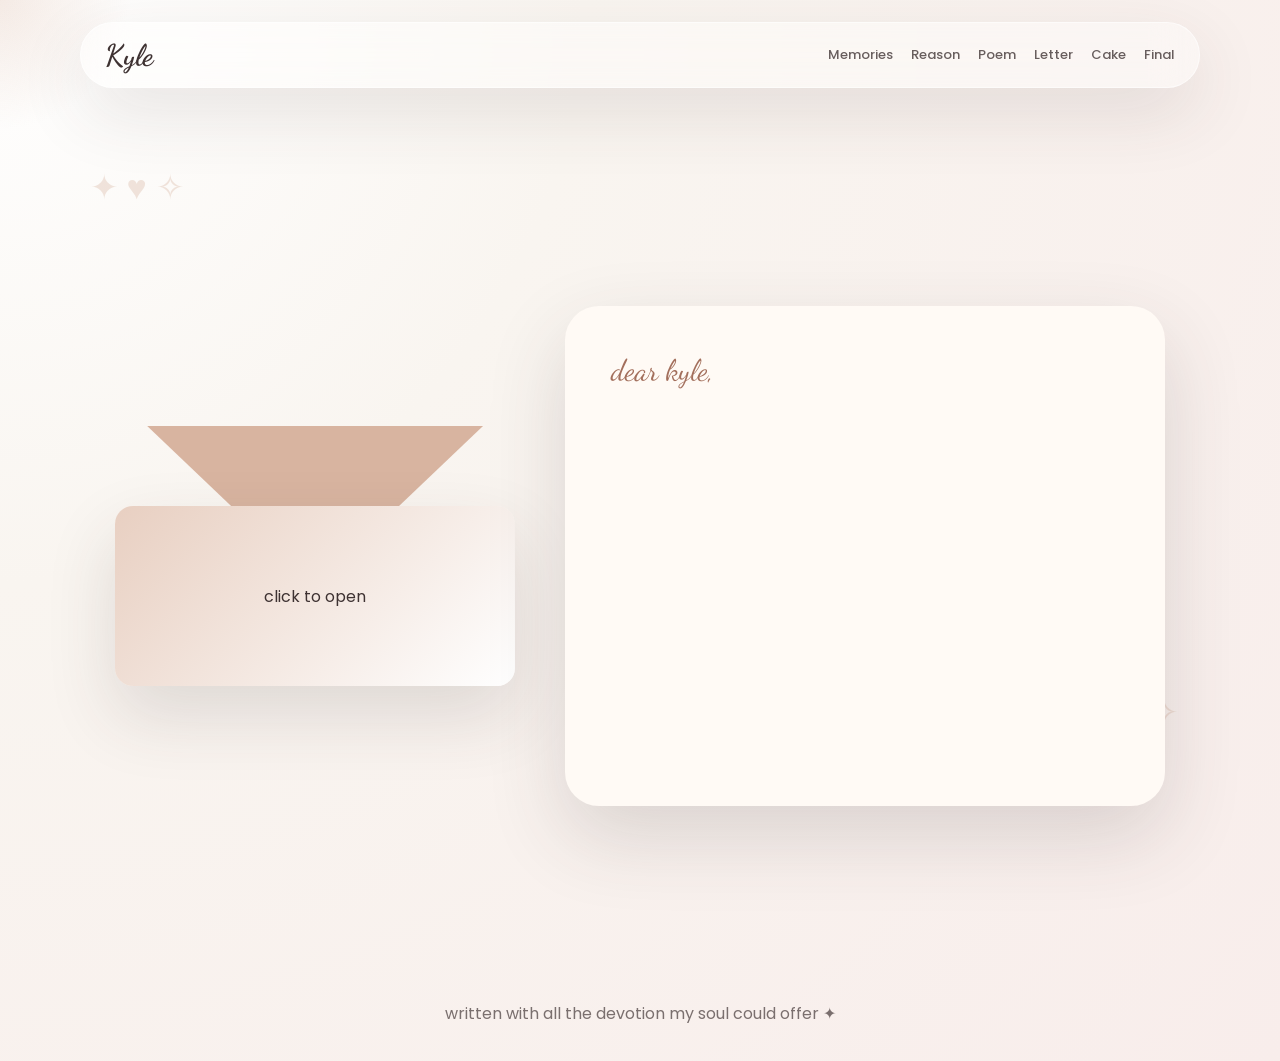
<file: letter.html>
<!DOCTYPE html>
<html lang="en">
<head>
  <meta charset="UTF-8" />
  <meta name="viewport" content="width=device-width, initial-scale=1.0" />
  <title>Letter | kyle</title>
  <link href="https://fonts.googleapis.com/css2?family=Cormorant+Garamond:wght@400;500;600;700&family=Dancing+Script:wght@500;600;700&family=Poppins:wght@300;400;500;600;700&display=swap" rel="stylesheet" />
  <link rel="stylesheet" href="style.css" />
</head>
<body>
  <div class="cursor-glow"></div>
  <div class="floating-bg"></div>

  <nav class="navbar glass">
    <a href="index.html" class="logo">Kyle</a>
    <div class="nav-links">
      <a href="memories.html">Memories</a>
      <a href="reason.html">Reason</a>
      <a href="poem.html">Poem</a>
      <a href="letter.html">Letter</a>
      <a href="cake.html">Cake</a>
      <a href="final.html">Final</a>
    </div>
  </nav>

  <main class="letter-page">
    <section class="envelope reveal" id="envelope">
      <div class="flap"></div>
      <div class="env-body"><p>click to open</p></div>
    </section>

    <section class="letter-paper reveal delay-1" id="letterPaper">
      <p class="script-text">dear kyle,

</p>
      <p id="typedLetter"></p>
    </section>
  </main>

  <footer class="footer">written with all the devotion my soul could offer ✦</footer>
  <script src="script.js"></script>
</body>
</html>
</file>
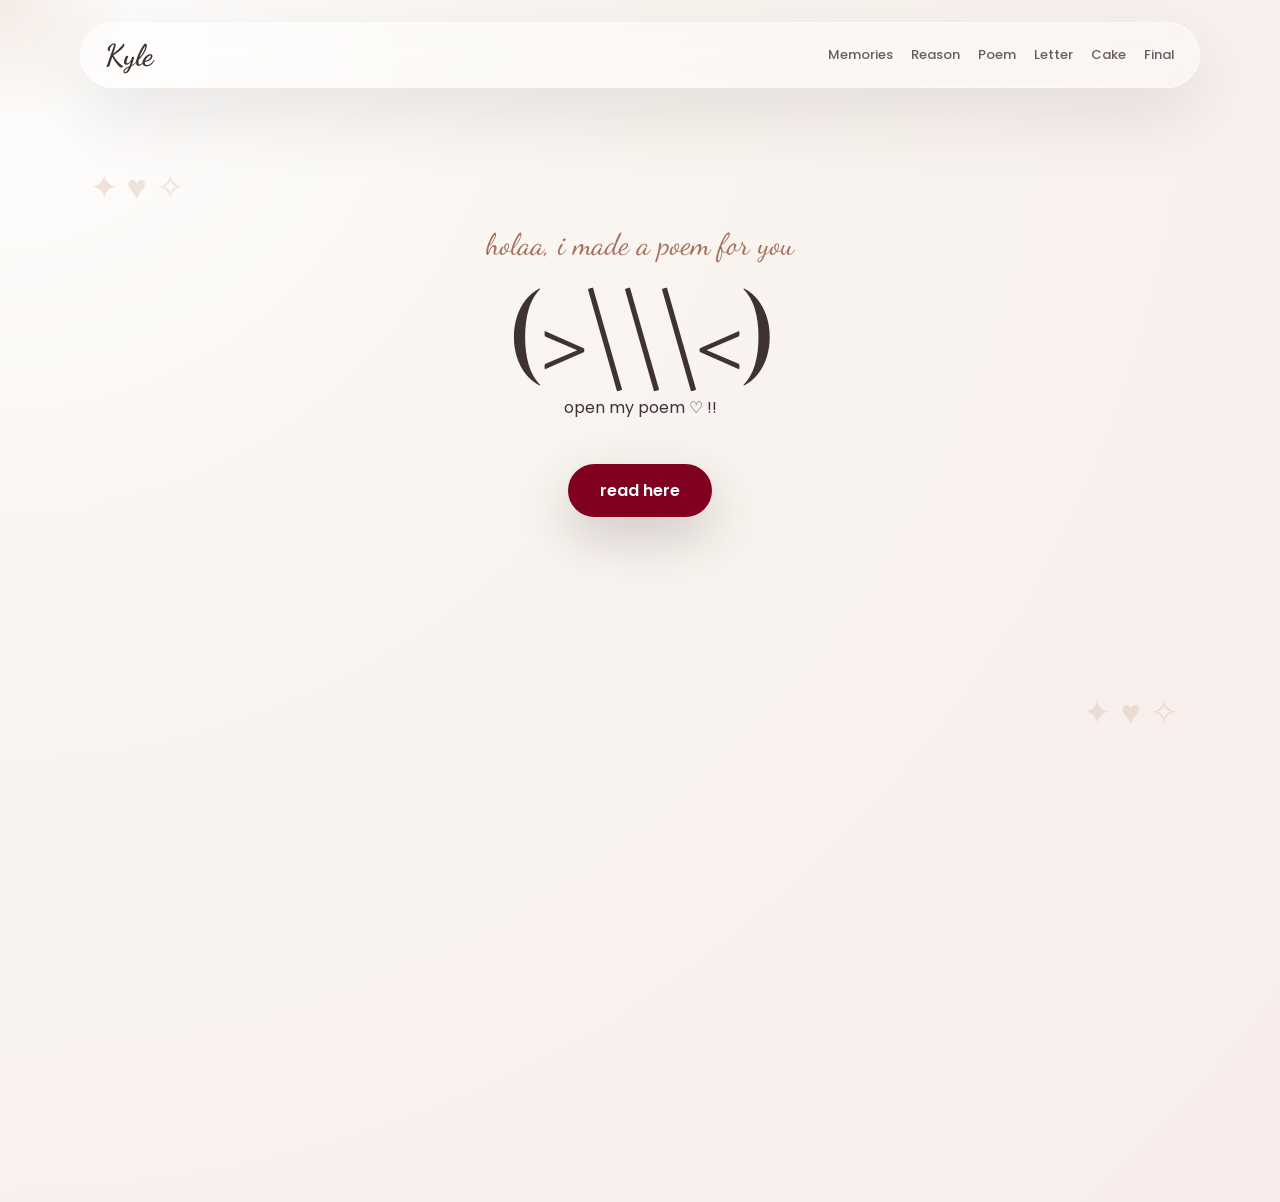
<file: poem.html>
<!DOCTYPE html>
<html lang="en">
<head>
  <meta charset="UTF-8" />
  <meta name="viewport" content="width=device-width, initial-scale=1.0" />
  <title>Reasons | Kyle</title>
  <link href="https://fonts.googleapis.com/css2?family=Cormorant+Garamond:wght@400;500;600;700&family=Dancing+Script:wght@500;600;700&family=Poppins:wght@300;400;500;600;700&display=swap" rel="stylesheet" />
  <link rel="stylesheet" href="style.css" />
</head>
<body>
  <div class="cursor-glow"></div>
  <div class="floating-bg"></div>

  <nav class="navbar glass">
    <a href="index.html" class="logo">Kyle</a>
    <div class="nav-links">
      <a href="memories.html">Memories</a>
      <a href="reason.html">Reason</a>
      <a href="poem.html">Poem</a>
      <a href="letter.html">Letter</a>
      <a href="cake.html">Cake</a>
      <a href="final.html">Final</a>
    </div>
  </nav>

  <header class="sub-hero reveal">
    <p class="script-text">holaa, i made a poem for you</p>
    <h1>(>\\\<)</h1>
    <p>open my poem ♡ !! </p>
    <button class="btn primary" id="poemBtn">read here</button>
    <div class="poem glass" id="poem">hehe</div>

  </header>

  <section class="poem-section">


    <div class="poem-box" id="poemBox" style="display:none;">


        <p id="poemText"></p>

        <button class="next-btn" onclick="window.location.href='final.html'">
            next ♡
        </button>

    </div>

</section>

  <script src="script.js"></script>
</body>
</html>
</file>
<file: style.css>
:root {
  --warm-white: #f9f5f0;
  --blush: #f8edeb;
  --rose: #e8cfc1;
  --champagne: #d8b4a0;
  --cocoa: #3e3232;
  --serif: "Cormorant Garamond", serif;
  --script: "Dancing Script", cursive;
  --body: "Poppins", sans-serif;
}

* {
  box-sizing: border-box;
  margin: 0;
  padding: 0;
}

html {
  scroll-behavior: smooth;
}

body {
  min-height: 100vh;
  overflow-x: hidden;
  color: var(--cocoa);
  font-family: var(--body);
  background: radial-gradient(circle at top left, #fff 0%, var(--warm-white) 35%, var(--blush) 100%);
}

a {
  color: inherit;
  text-decoration: none;
}

button {
  font: inherit;
}

.glass {
  background: rgba(255, 255, 255, 0.35);
  border: 1px solid rgba(255, 255, 255, 0.55);
  backdrop-filter: blur(22px);
  box-shadow: 0 24px 70px rgba(62, 50, 50, 0.12);
}

.navbar {
  position: fixed;
  top: 22px;
  left: 50%;
  z-index: 50;
  width: min(1120px, 92%);
  display: flex;
  align-items: center;
  justify-content: space-between;
  padding: 14px 24px;
  border-radius: 999px;
  transform: translateX(-50%);
}

.logo {
  font-family: var(--script);
  font-size: 30px;
  font-weight: 700;
}

.nav-links {
  display: flex;
  gap: 18px;
  font-size: 13px;
  font-weight: 500;
}

.nav-links a {
  opacity: 0.78;
  transition: 0.3s;
}

.nav-links a:hover {
  color: #9f6a59;
  opacity: 1;
}

.cursor-glow {
  position: fixed;
  z-index: 0;
  width: 280px;
  height: 280px;
  border-radius: 50%;
  pointer-events: none;
  background: radial-gradient(circle, rgba(216, 180, 160, 0.28), transparent 65%);
  transform: translate(-50%, -50%);
}

.floating-bg::before,
.floating-bg::after {
  content: "✦ ♥ ✧";
  position: fixed;
  z-index: 0;
  color: rgba(216, 180, 160, 0.35);
  font-size: 34px;
  animation: float 8s infinite ease-in-out;
}

.floating-bg::before {
  top: 18%;
  left: 7%;
}

.floating-bg::after {
  right: 8%;
  bottom: 18%;
  animation-delay: 2s;
}

.hero,
.page-section {
  min-height: 100vh;
}

.hero {
  position: relative;
  display: grid;
  grid-template-columns: 1.2fr 0.8fr;
  align-items: center;
  padding: 120px 9% 70px;
  background: linear-gradient(120deg, rgba(249, 245, 240, 0.78), rgba(248, 237, 235, 0.65)), var(--hero-image) center/cover;
}

.hero-overlay {
  position: absolute;
  inset: 0;
  background: radial-gradient(circle at 70% 40%, rgba(255, 255, 255, 0.55), transparent 35%);
}

.hero-content,
.countdown-card {
  position: relative;
  z-index: 2;
}

.script-text {
  margin-bottom: 8px;
  color: #a36f5c;
  font-family: var(--script);
  font-size: 30px;
}

.hero h1,
.sub-hero h1,
.final-page h1,
.cake-page h1 {
  font-family: var(--serif);
  font-size: clamp(62px, 9vw, 128px);
  font-weight: 600;
  line-height: 0.86;
  letter-spacing: -3px;
}

.hero h1 span {
  color: #8f5f51;
  font-style: italic;
}

.hero-desc {
  max-width: 560px;
  margin: 28px 0;
  font-size: 18px;
  line-height: 1.8;
}

.btn {
  display: inline-flex;
  align-items: center;
  justify-content: center;
  margin-right: 12px;
  padding: 14px 28px;
  border-radius: 999px;
  font-weight: 600;
  transition: 0.3s;
}

.primary {
  color: #fff;
  background: var(--cocoa);
  box-shadow: 0 20px 50px rgba(62, 50, 50, 0.22);
}

.ghost {
  background: rgba(255, 255, 255, 0.42);
  border: 1px solid rgba(62, 50, 50, 0.1);
}

.btn:hover,
.cut-cake-btn:hover {
  transform: translateY(-4px);
}

.countdown-card {
  max-width: 420px;
  padding: 28px;
  border-radius: 32px;
}

.countdown {
  display: grid;
  grid-template-columns: repeat(4, 1fr);
  gap: 12px;
}

.countdown div {
  padding: 18px 10px;
  text-align: center;
  background: rgba(255, 255, 255, 0.42);
  border-radius: 22px;
}

.countdown strong {
  font-family: var(--serif);
  font-size: 36px;
}

.countdown span {
  display: block;
  font-size: 12px;
}

.music-btn {
  position: fixed;
  right: 28px;
  bottom: 28px;
  z-index: 60;
  width: 56px;
  height: 56px;
  color: #fff;
  font-size: 24px;
  background: var(--cocoa);
  border: 0;
  border-radius: 50%;
  box-shadow: 0 18px 42px rgba(62, 50, 50, 0.25);
  cursor: pointer;
}

.sub-hero {
  padding: 150px 8% 55px;
  text-align: center;
}

.sub-hero p {
  max-width: 680px;
  margin: 10px auto 24px;
}

.masonry {
  columns: 3 260px;
  column-gap: 24px;
  padding: 30px 8%;
}

.polaroid {
  break-inside: avoid;
  margin-bottom: 24px;
  padding: 14px 14px 22px;
  background: #fff;
  border-radius: 24px;
  box-shadow: 0 20px 55px rgba(62, 50, 50, 0.14);
  transform: rotate(-1deg);
  transition: 0.35s;
}

.polaroid:nth-child(even) {
  transform: rotate(1.5deg);
}

.polaroid:hover {
  transform: translateY(-8px) rotate(0);
}

.photo {
  height: 260px;
  border-radius: 18px;
  background: linear-gradient(135deg, var(--rose), var(--champagne)) center/cover;
}
.photo video {
  width: 100%;
  height: 100%;
  border-radius: 18px;
  object-fit: cover;
  display: block;
}

.tall .photo {
  height: 390px;
}

.wide .photo {
  height: 230px;
}

.polaroid p {
  margin-top: 12px;
  font-family: var(--script);
  font-size: 25px;
}

.reason-grid {
  display: grid;
  grid-template-columns: repeat(auto-fit, minmax(210px, 1fr));
  gap: 20px;
  padding: 20px 8% 90px;
}

.reason-card {
  height: 190px;
  perspective: 900px;
  cursor: pointer;
}

.reason-inner {
  position: relative;
  width: 100%;
  height: 100%;
  transition: 0.7s;
  transform-style: preserve-3d;
}

.reason-card:hover .reason-inner,
.reason-card:focus-within .reason-inner {
  transform: rotateY(180deg);
}

.reason-front,
.reason-back {
  position: absolute;
  inset: 0;
  display: grid;
  place-items: center;
  padding: 24px;
  text-align: center;
  border-radius: 28px;
  backface-visibility: hidden;
  box-shadow: 0 18px 45px rgba(62, 50, 50, 0.11);
}

.reason-front {
  background: rgba(255, 255, 255, 0.5);
}

.reason-front h3 {
  font-family: var(--serif);
  font-size: 42px;
}

.reason-back {
  color: #fff;
  background-position: center;
  background-size: cover;
  transform: rotateY(180deg);
  place-items: end center;
  padding: 24px 20px 22px;
}

.reason-back p {
  width: 100%;
  margin: 0;
  font-family: var(--script);
  font-size: 25px;
  line-height: 1.25;
  text-shadow: 0 8px 24px rgba(0, 0, 0, 0.55);
}

.random-reason {
  max-width: 560px;
  margin: 22px auto 0;
  padding: 20px;
  border-radius: 28px;
}

.letter-page {
  min-height: 100vh;
  display: grid;
  grid-template-columns: 0.8fr 1.2fr;
  gap: 50px;
  align-items: center;
  padding: 150px 9% 70px;
}

.envelope {
  position: relative;
  height: 260px;
  cursor: pointer;
}

.env-body {
  position: absolute;
  bottom: 0;
  display: grid;
  place-items: center;
  width: 100%;
  height: 180px;
  border-radius: 18px;
  background: linear-gradient(135deg, var(--rose), #fff);
  box-shadow: 0 30px 70px rgba(62, 50, 50, 0.14);
}

.flap {
  position: absolute;
  top: 0;
  left: 8%;
  width: 84%;
  height: 160px;
  background: var(--champagne);
  clip-path: polygon(50% 100%, 0 0, 100% 0);
  transform-origin: top;
  transition: 0.7s;
}

.envelope.open .flap {
  transform: rotateX(180deg);
}

.letter-paper {
  min-height: 500px;
  padding: 46px;
  background: #fffaf5;
  border-radius: 34px;
  box-shadow: 0 30px 80px rgba(62, 50, 50, 0.16);
}

.letter-paper h1 {
  font-family: var(--serif);
  font-size: 58px;
}

.letter-paper p:last-child {
  font-size: 17px;
  line-height: 2;
}

.night {
  color: #fff;
  background: radial-gradient(circle at top, #453636 0%, #191317 70%);
}

.cake-page,
.final-page {
  min-height: 100vh;
  display: grid;
  place-items: center;
  padding: 150px 8% 70px;
  text-align: center;
}

.final-page {
  background: linear-gradient(rgba(25, 19, 23, 0.45), rgba(25, 19, 23, 0.86)), var(--final-image) center/cover;
}

.cake-page h1,
.final-page h1 {
  max-width: 900px;
}


.cake-section {
  position: relative;
  display: flex;
  flex-direction: column;
  align-items: center;
  justify-content: center;
  min-height: 62vh;
  overflow: visible;
}

.cake-glow {
  position: absolute;
  width: 460px;
  height: 460px;
  border-radius: 50%;
  background: radial-gradient(circle, rgba(255, 214, 186, 0.34), transparent 68%);
  filter: blur(2px);
}

.cake-stage-text {
  position: relative;
  z-index: 8;
  margin: 18px auto 28px;
  max-width: 620px;
  padding: 14px 22px;
  border: 1px solid rgba(255, 255, 255, 0.32);
  border-radius: 999px;
  background: rgba(255, 255, 255, 0.13);
  color: rgba(255, 255, 255, 0.88);
  backdrop-filter: blur(14px);
  font-size: 14px;
}

.cake {
  position: relative;
  width: 390px;
  height: 330px;
  margin-bottom: 38px;
  overflow: visible;
}

.plate {
  position: absolute;
  left: 50%;
  bottom: -18px;
  width: 390px;
  height: 34px;
  border-radius: 50%;
  background: rgba(255, 255, 255, 0.34);
  transform: translateX(-50%);
  box-shadow: 0 26px 45px rgba(0, 0, 0, 0.24);
}

.candles {
  position: absolute;
  top: 2px;
  left: 50%;
  z-index: 7;
  display: flex;
  gap: 28px;
  transform: translateX(-50%);
  transition: 0.85s ease;
}

.candle {
  position: relative;
  display: block;
  width: 13px;
  height: 58px;
  margin-top: 24px;
  border-radius: 8px;
  background: repeating-linear-gradient(45deg, #fff 0 7px, #f7a7b5 7px 14px);
  box-shadow: inset 0 -8px 12px rgba(0, 0, 0, 0.08);
}

.flame {
  position: absolute;
  top: -28px;
  left: 50%;
  width: 16px;
  height: 30px;
  border-radius: 50% 50% 45% 45%;
  background: radial-gradient(circle at 50% 65%, #fff7a8 0 24%, #ffd166 25% 56%, #ff7b00 57% 100%);
  transform: translateX(-50%);
  box-shadow: 0 0 18px #ffb347, 0 0 36px rgba(255, 179, 71, 0.72);
  animation: flicker 0.8s infinite alternate;
  transform-origin: bottom center;
  transition: 0.45s ease;
}

.smoke {
  position: absolute;
  top: -30px;
  left: 50%;
  width: 10px;
  height: 10px;
  border-radius: 50%;
  background: rgba(255, 255, 255, 0.72);
  opacity: 0;
  filter: blur(3px);
  transform: translateX(-50%) scale(0.3);
}

.cake.blow .flame {
  opacity: 0;
  transform: translateX(-50%) translateY(12px) scale(0.1) rotate(18deg);
  box-shadow: none;
}

.cake.blow .smoke {
  animation: smokeUp 1.45s ease-out forwards;
}

.cake.blow .candle:nth-child(2) .smoke {
  animation-delay: 0.15s;
}

.cake.blow .candle:nth-child(3) .smoke {
  animation-delay: 0.3s;
}

.cake-top,
.cake-middle,
.cake-bottom,
.cake-slice {
  position: absolute;
  left: 50%;
  border-radius: 22px;
  transform: translateX(-50%);
  transition: 0.9s cubic-bezier(0.22, 0.82, 0.22, 1);
}

.cake-top,
.cake-middle,
.cake-bottom {
  z-index: 3;
  box-shadow: 0 24px 42px rgba(0, 0, 0, 0.22);
  overflow: hidden;
}

.cake-top::after,
.cake-middle::after,
.cake-bottom::after {
  content: "";
  position: absolute;
  inset: 11px 18px auto;
  height: 12px;
  border-radius: 999px;
  background: rgba(255, 255, 255, 0.38);
}

.cake-bottom {
  bottom: 24px;
  width: 330px;
  height: 92px;
  background: linear-gradient(135deg, #e8cfc1, #c8937a);
}

.cake-middle {
  bottom: 104px;
  width: 270px;
  height: 84px;
  background: linear-gradient(135deg, #f8edeb, #e7b7aa);
}

.cake-top {
  bottom: 176px;
  width: 210px;
  height: 74px;
  background: linear-gradient(135deg, #fff5f2, #f1c8bb);
}

.cut-line {
  position: absolute;
  left: 57%;
  bottom: 24px;
  z-index: 6;
  width: 3px;
  height: 228px;
  border-radius: 999px;
  background: rgba(255, 255, 255, 0.85);
  opacity: 0;
  transform: rotate(10deg) scaleY(0);
  transform-origin: top;
  box-shadow: 0 0 18px rgba(255, 255, 255, 0.65);
}

.cake.knife-in .cut-line {
  opacity: 1;
  animation: cutTrace 0.75s ease-in-out forwards;
}

.cake-slice {
  z-index: 5;
  right: 20px;
  left: auto;
  bottom: 24px;
  width: 126px;
  height: 225px;
  border-radius: 18px 22px 20px 18px;
  background: linear-gradient(135deg, #fff5f2 0 30%, #f8edeb 30% 63%, #e8cfc1 63% 100%);
  clip-path: polygon(13% 0, 100% 13%, 78% 100%, 0 100%);
  opacity: 0;
  transform: translateX(-12px) rotate(0deg) scale(0.97);
  box-shadow: 0 28px 48px rgba(0, 0, 0, 0.25);
}

.cake-slice::before {
  content: "";
  position: absolute;
  inset: 0;
  background: radial-gradient(circle at 62% 38%, rgba(195, 92, 92, 0.65) 0 4px, transparent 5px),
    radial-gradient(circle at 48% 72%, rgba(195, 92, 92, 0.55) 0 4px, transparent 5px);
}

.knife {
  position: absolute;
  top: 0;
  right: -170px;
  z-index: 9;
  width: 218px;
  height: 44px;
  opacity: 0;
  transform: translate(80px, -20px) rotate(-34deg);
  transform-origin: right center;
  transition: 1s cubic-bezier(0.22, 0.82, 0.22, 1);
}

.knife-blade {
  position: absolute;
  left: 0;
  top: 12px;
  width: 158px;
  height: 18px;
  border-radius: 999px 4px 4px 999px;
  background: linear-gradient(90deg, #ffffff, #d7d7d7 55%, #9e9e9e);
  box-shadow: 0 14px 28px rgba(0, 0, 0, 0.25);
}

.knife-blade::before {
  content: "";
  position: absolute;
  left: 4px;
  top: 3px;
  width: 120px;
  height: 4px;
  border-radius: 999px;
  background: rgba(255, 255, 255, 0.8);
}

.knife-handle {
  position: absolute;
  right: 0;
  top: 5px;
  width: 68px;
  height: 32px;
  border-radius: 999px;
  background: linear-gradient(135deg, #714948, #3e292d);
  box-shadow: inset 8px 0 10px rgba(255, 255, 255, 0.08), 0 12px 24px rgba(0, 0, 0, 0.28);
}

.cake.knife-in .knife {
  opacity: 1;
  transform: translate(-205px, 128px) rotate(-21deg);
}

.cake.sliced .knife {
  opacity: 0;
  transform: translate(-245px, 170px) rotate(-12deg);
}

.cake.sliced .cake-top,
.cake.sliced .cake-middle,
.cake.sliced .cake-bottom {
  clip-path: polygon(0 0, 62% 0, 52% 100%, 0 100%);
}

.cake.sliced .cake-slice {
  opacity: 1;
  transform: translate(78px, 34px) rotate(12deg) scale(1);
}

.cake.sliced .candles {
  transform: translateX(-83%) translateY(-4px) rotate(-5deg);
}

.cut-cake-btn {
  position: relative;
  z-index: 8;
  padding: 18px 40px;
  color: #3e3232;
  font-size: 18px;
  font-weight: 600;
  cursor: pointer;
  background: rgba(255, 255, 255, 0.82);
  border: 0;
  border-radius: 50px;
  box-shadow: 0 10px 30px rgba(0, 0, 0, 0.16);
  transition: 0.4s;
}

.cut-cake-btn:hover {
  transform: translateY(-4px) scale(1.03);
}

.cut-cake-btn:disabled {
  cursor: default;
  opacity: 0.92;
  transform: none;
}

@keyframes smokeUp {
  0% { opacity: 0; transform: translateX(-50%) translateY(0) scale(0.35); }
  20% { opacity: 0.8; }
  100% { opacity: 0; transform: translateX(-50%) translateY(-58px) scale(2.3); }
}

@keyframes cutTrace {
  0% { transform: rotate(10deg) scaleY(0); }
  100% { transform: rotate(10deg) scaleY(1); }
}

#confetti {
  position: fixed;
  inset: 0;
  pointer-events: none;
}

.footer {
  padding: 35px;
  color: rgba(62, 50, 50, 0.68);
  text-align: center;
}

.night .footer {
  color: rgba(255, 255, 255, 0.65);
}

.reveal {
  opacity: 0;
  transform: translateY(24px);
  animation: reveal 0.8s forwards;
}

.delay-1 {
  animation-delay: 0.18s;
}

.delay-2 {
  animation-delay: 0.34s;
}

@keyframes reveal {
  to {
    opacity: 1;
    transform: none;
  }
}

@keyframes float {
  50% {
    transform: translateY(-26px) rotate(8deg);
  }
}

@keyframes flicker {
  to {
    transform: scale(1.15) translateY(-2px);
    opacity: 0.84;
  }
}

@media (max-width: 900px) {
  .hero,
  .letter-page {
    grid-template-columns: 1fr;
  }

  .nav-links {
    display: none;
  }

  .hero {
    padding-top: 145px;
  }

  .hero h1,
  .sub-hero h1,
  .final-page h1,
  .cake-page h1 {
    font-size: 64px;
  }

  .countdown {
    grid-template-columns: repeat(2, 1fr);
  }

  .cake {
    transform: scale(0.86);
  }
}


/* =========================================================
   RESPONSIVE FIXES
   Added to make the birthday website work nicely on laptops,
   tablets, mobile phones, and very small screens.
   ========================================================= */

html {
  -webkit-text-size-adjust: 100%;
}

body {
  width: 100%;
}

img,
video,
canvas {
  max-width: 100%;
}

main,
header,
section,
footer,
.navbar {
  position: relative;
}

.hero-content,
.countdown-card,
.sub-hero,
.masonry,
.reason-grid,
.letter-page,
.cake-page,
.final-page,
.footer {
  z-index: 1;
}

.navbar {
  gap: 14px;
}

.nav-links {
  min-width: 0;
}

.nav-links a {
  white-space: nowrap;
}

.hero-actions {
  display: flex;
  flex-wrap: wrap;
  gap: 12px;
}

.hero-actions .btn,
.final-page .btn,
.sub-hero .btn {
  margin-right: 0;
}

.countdown-card {
  width: 100%;
  justify-self: center;
}

.masonry {
  width: 100%;
}

.photo {
  overflow: hidden;
  background-position: center;
  background-size: cover;
}

.reason-card:focus .reason-inner {
  transform: rotateY(180deg);
}

.letter-paper,
.random-reason,
.countdown-card,
.polaroid,
.reason-front,
.reason-back {
  overflow-wrap: anywhere;
}

/* Laptop / small desktop */
@media (max-width: 1100px) {
  .hero {
    grid-template-columns: 1fr 0.9fr;
    gap: 36px;
    padding-inline: 6%;
  }

  .letter-page {
    gap: 34px;
    padding-inline: 6%;
  }

  .cake-page,
  .final-page {
    padding-inline: 6%;
  }
}

/* Tablet */
@media (max-width: 900px) {
  .navbar {
    top: 14px;
    width: min(720px, 94%);
    align-items: center;
  }

  .nav-links {
    display: flex;
    gap: 12px;
    max-width: 70%;
    overflow-x: auto;
    padding: 6px 2px 7px;
    scrollbar-width: none;
  }

  .nav-links::-webkit-scrollbar {
    display: none;
  }

  .nav-links a {
    padding: 8px 12px;
    border-radius: 999px;
    background: rgba(255, 255, 255, 0.38);
  }

  .hero,
  .letter-page {
    grid-template-columns: 1fr;
  }

  .hero {
    gap: 36px;
    min-height: auto;
    padding: 145px 6% 70px;
    background-position: center top;
  }

  .hero h1,
  .sub-hero h1,
  .final-page h1,
  .cake-page h1 {
    font-size: clamp(52px, 12vw, 82px);
    letter-spacing: -2px;
  }

  .countdown {
    grid-template-columns: repeat(4, 1fr);
  }

  .sub-hero {
    padding: 135px 6% 45px;
  }

  .masonry {
    columns: 2 240px;
    padding-inline: 6%;
  }

  .reason-grid {
    grid-template-columns: repeat(auto-fit, minmax(180px, 1fr));
    padding-inline: 6%;
  }

  .letter-page {
    min-height: auto;
    padding: 135px 6% 60px;
  }

  .envelope {
    max-width: 460px;
    width: 100%;
    margin: 0 auto;
  }

  .letter-paper {
    min-height: 360px;
  }

  .cake-page,
  .final-page {
    min-height: auto;
    padding: 135px 6% 60px;
  }

  .cake-section {
    min-height: 560px;
  }

  .cake {
    transform: scale(0.86);
    transform-origin: center top;
  }
}

/* Mobile */
@media (max-width: 640px) {
  .glass {
    backdrop-filter: blur(16px);
  }

  .navbar {
    top: 10px;
    width: 94%;
    flex-direction: column;
    justify-content: center;
    padding: 12px 14px;
    border-radius: 26px;
  }

  .logo {
    font-size: 28px;
    line-height: 1;
  }

  .nav-links {
    width: 100%;
    max-width: 100%;
    justify-content: flex-start;
    font-size: 12px;
  }

  .cursor-glow {
    display: none;
  }

  .floating-bg::before,
  .floating-bg::after {
    font-size: 24px;
    opacity: 0.65;
  }

  .hero {
    min-height: 100svh;
    padding: 150px 5% 46px;
    text-align: center;
  }

  .script-text {
    font-size: 25px;
  }

  .hero h1,
  .sub-hero h1,
  .final-page h1,
  .cake-page h1 {
    font-size: clamp(44px, 15vw, 62px);
    line-height: 0.92;
    letter-spacing: -1.4px;
  }

  .hero-desc {
    margin: 22px auto;
    font-size: 15px;
    line-height: 1.75;
  }

  .hero-actions {
    justify-content: center;
  }

  .btn {
    width: min(100%, 280px);
    padding: 13px 20px;
  }

  .countdown-card {
    padding: 20px;
    border-radius: 26px;
  }

  .countdown {
    grid-template-columns: repeat(2, 1fr);
    gap: 10px;
  }

  .countdown div {
    padding: 14px 8px;
    border-radius: 18px;
  }

  .countdown strong {
    font-size: 31px;
  }

  .music-btn {
    right: 18px;
    bottom: 18px;
    width: 50px;
    height: 50px;
    font-size: 22px;
  }

  .sub-hero {
    padding: 145px 5% 35px;
  }

  .sub-hero p {
    font-size: 14px;
    line-height: 1.7;
  }

  .masonry {
    columns: 1;
    padding: 20px 5% 60px;
  }

  .polaroid {
    margin-bottom: 18px;
    border-radius: 22px;
    transform: none;
  }

  .polaroid:nth-child(even),
  .polaroid:hover {
    transform: none;
  }

  .photo,
  .wide .photo {
    height: 245px;
  }

  .tall .photo {
    height: 340px;
  }

  .reason-grid {
    grid-template-columns: 1fr;
    gap: 16px;
    padding: 16px 5% 65px;
  }

  .reason-card {
    height: 172px;
  }

  .reason-front,
  .reason-back {
    border-radius: 24px;
  }

  .reason-back p,
  .polaroid p {
    font-size: 23px;
  }

  .random-reason {
    margin-top: 16px;
    padding: 16px;
    font-size: 14px;
  }

  .letter-page {
    padding: 145px 5% 45px;
    gap: 26px;
  }

  .envelope {
    height: 220px;
  }

  .env-body {
    height: 150px;
  }

  .flap {
    height: 135px;
  }

  .letter-paper {
    min-height: 330px;
    padding: 28px 22px;
    border-radius: 28px;
  }

  .letter-paper p:last-child {
    font-size: 15px;
    line-height: 1.9;
  }

  .cake-page,
  .final-page {
    padding: 145px 5% 48px;
  }

  .final-page p,
  .cake-page p {
    font-size: 14px;
    line-height: 1.7;
  }

  .cake-section {
    min-height: 500px;
    width: 100%;
  }

  .cake-glow {
    width: 320px;
    height: 320px;
  }

  .cake-stage-text {
    width: min(100%, 330px);
    margin-bottom: 12px;
    padding: 12px 16px;
    white-space: normal;
  }

  .cake {
    margin-bottom: -10px;
    transform: scale(0.72);
    transform-origin: center top;
  }

  .cut-cake-btn {
    width: min(100%, 310px);
    padding: 15px 22px;
    font-size: 16px;
  }

  .footer {
    padding: 25px 18px;
    font-size: 13px;
  }
}

/* Very small phones */
@media (max-width: 380px) {
  .navbar {
    width: 96%;
    padding-inline: 10px;
  }

  .nav-links a {
    padding: 7px 10px;
  }

  .hero,
  .sub-hero,
  .letter-page,
  .cake-page,
  .final-page {
    padding-inline: 4%;
  }

  .hero h1,
  .sub-hero h1,
  .final-page h1,
  .cake-page h1 {
    font-size: clamp(39px, 14vw, 50px);
  }

  .script-text {
    font-size: 23px;
  }

  .photo,
  .wide .photo {
    height: 220px;
  }

  .tall .photo {
    height: 300px;
  }

  .countdown strong {
    font-size: 28px;
  }

  .cake-section {
    min-height: 470px;
  }

  .cake {
    transform: scale(0.64);
    margin-bottom: -48px;
  }
}

@media (prefers-reduced-motion: reduce) {
  *,
  *::before,
  *::after {
    scroll-behavior: auto !important;
    animation-duration: 0.001ms !important;
    animation-iteration-count: 1 !important;
    transition-duration: 0.001ms !important;
  }
}

/* ===== Poem Page ===== */

.poem-section{
    display:flex;
    flex-direction:column;
    justify-content:center;
    align-items:center;
    padding:80px 20px;
    min-height:70vh;
}

#poemBtn,
#nextBtn{
    padding:14px 32px;
    border:none;
    border-radius:30px;
    background:#800020; /* burgundy */
    color:white;
    font-size:16px;
    font-family:"Poppins", sans-serif;
    cursor:pointer;
    transition:.3s;
    margin-top:20px;
}

#poemBtn:hover,
#nextBtn:hover{
    transform:scale(1.05);
    background:#9b1b30;
}

#poemText{
    display:none;
    max-width:700px;
    width:90%;
    margin-top:30px;
    padding:35px;

    background:#f8f1e7; /* parchment paper */
    border-radius:20px;

    color:#5C4033;      /* warm brown text */

    font-family:"Cormorant Garamond", serif;
    font-size:1.3rem;
    line-height:2;
    text-align:center;
    white-space:pre-line;

    animation:fadeUp .8s ease;
}

@keyframes fadeUp{
    from{
        opacity:0;
        transform:translateY(30px);
    }
    to{
        opacity:1;
        transform:translateY(0);
    }
}

.photo{
    width: 100%;
    aspect-ratio: 4 / 5;
    overflow: hidden;
    border-radius: 12px;
}

.photo img{
    width: 100%;
    height: 100%;
    object-fit: cover;
    display: block;
}
</file>
